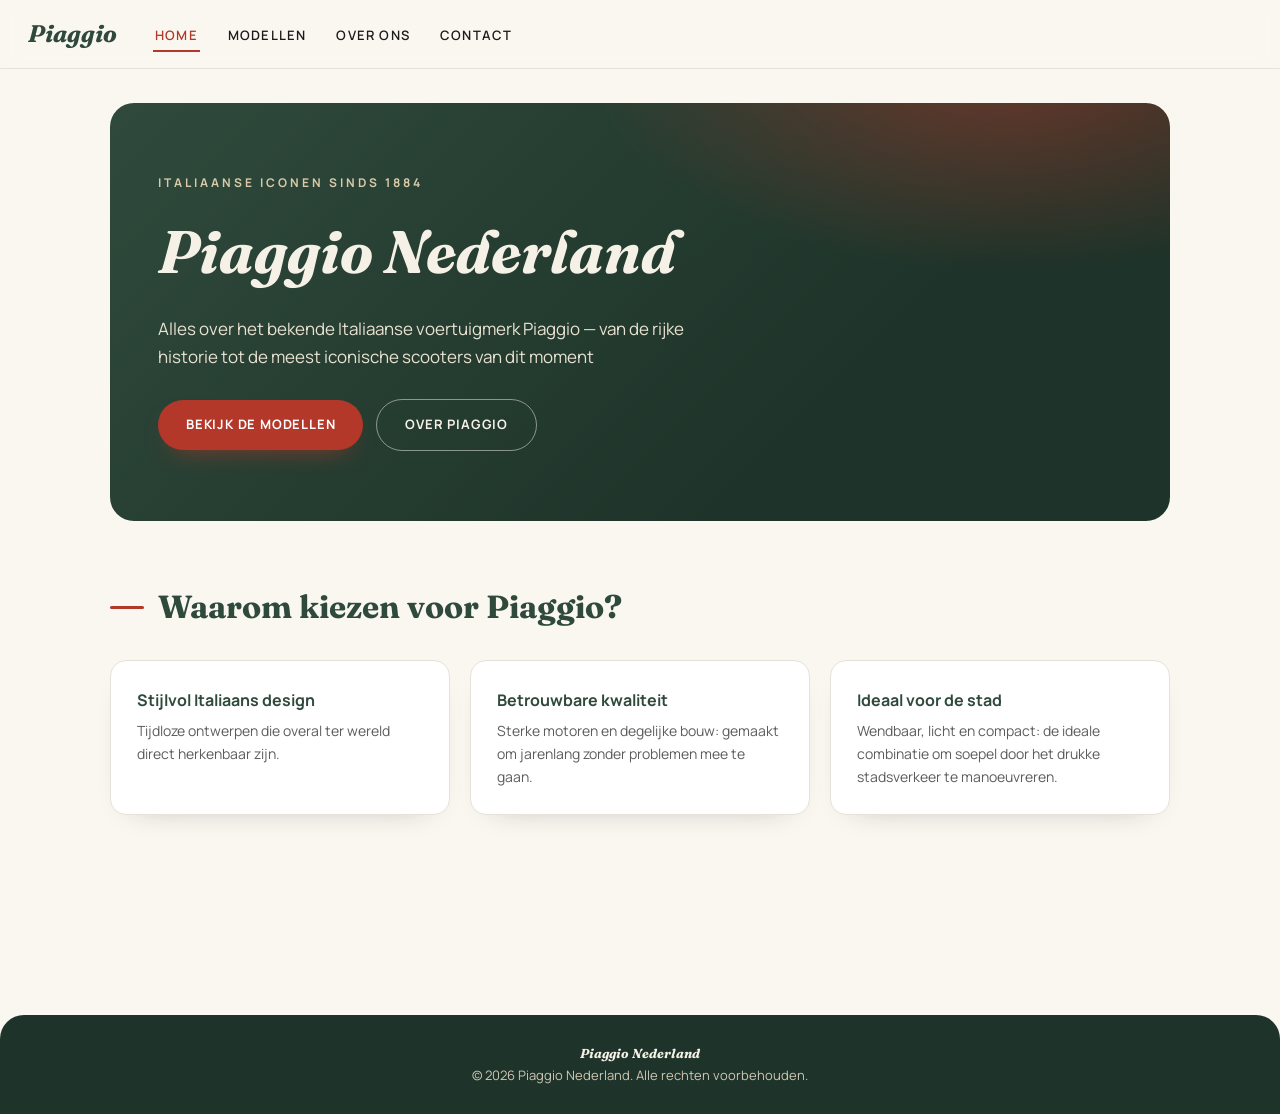
<file: index.html>
<!DOCTYPE html>
<html lang="nl">
<head>
  <meta charset="UTF-8">
  <meta name="viewport" content="width=device-width, initial-scale=1">
  <title>Piaggio Nederland</title>
  <meta name="description" content="Alles over het Italiaanse merk Piaggio: de rijke historie en de meest iconische scooters.">
  <link rel="icon" type="image/png" href="favicon.png">
  <link rel="preconnect" href="https://fonts.googleapis.com">
  <link rel="preconnect" href="https://fonts.gstatic.com" crossorigin>
  <link href="https://fonts.googleapis.com/css2?family=Fraunces:ital,wght@0,600;0,700;1,600;1,700&family=Manrope:wght@400;600;700&display=swap" rel="stylesheet">
  <link rel="stylesheet" href="stijl.css">
</head>
<body>

<nav class="nav-container" aria-label="Hoofdmenu">
  <ul class="nav">
    <li class="brand"><span class="brand-text">Piaggio</span></li>
    <li><a href="index.html" aria-current="page">Home</a></li>
    <li><a href="modellen.html">Modellen</a></li>
    <li><a href="overons.html">Over ons</a></li>
    <li><a href="contact.html">Contact</a></li>
  </ul>
</nav>

<main id="main">
  <section class="hero">
    <span class="eyebrow">Italiaanse iconen sinds 1884</span>
    <h1>Piaggio Nederland</h1>
    <p class="lead">Alles over het bekende Italiaanse voertuigmerk Piaggio — van de rijke historie tot de meest iconische scooters van dit moment</p>
    <a class="btn" href="modellen.html">Bekijk de modellen</a>
    <a class="btn ghost" href="overons.html">Over Piaggio</a>
  </section>

  <h2 class="section-title">Waarom kiezen voor Piaggio?</h2>
  <section class="features">
    <article class="feature">
      <strong>Stijlvol Italiaans design</strong>
      <p>Tijdloze ontwerpen die overal ter wereld direct herkenbaar zijn.</p>
    </article>
    <article class="feature">
      <strong>Betrouwbare kwaliteit</strong>
      <p>Sterke motoren en degelijke bouw: gemaakt om jarenlang zonder problemen mee te gaan.</p>
    </article>
    <article class="feature">
      <strong>Ideaal voor de stad</strong>
      <p>Wendbaar, licht en compact: de ideale combinatie om soepel door het drukke stadsverkeer te manoeuvreren.</p>
    </article>
  </section>
</main>

<footer>
  <strong>Piaggio Nederland</strong><br>
  © 2026 Piaggio Nederland. Alle rechten voorbehouden.
</footer>

</body>
</html>
</file>
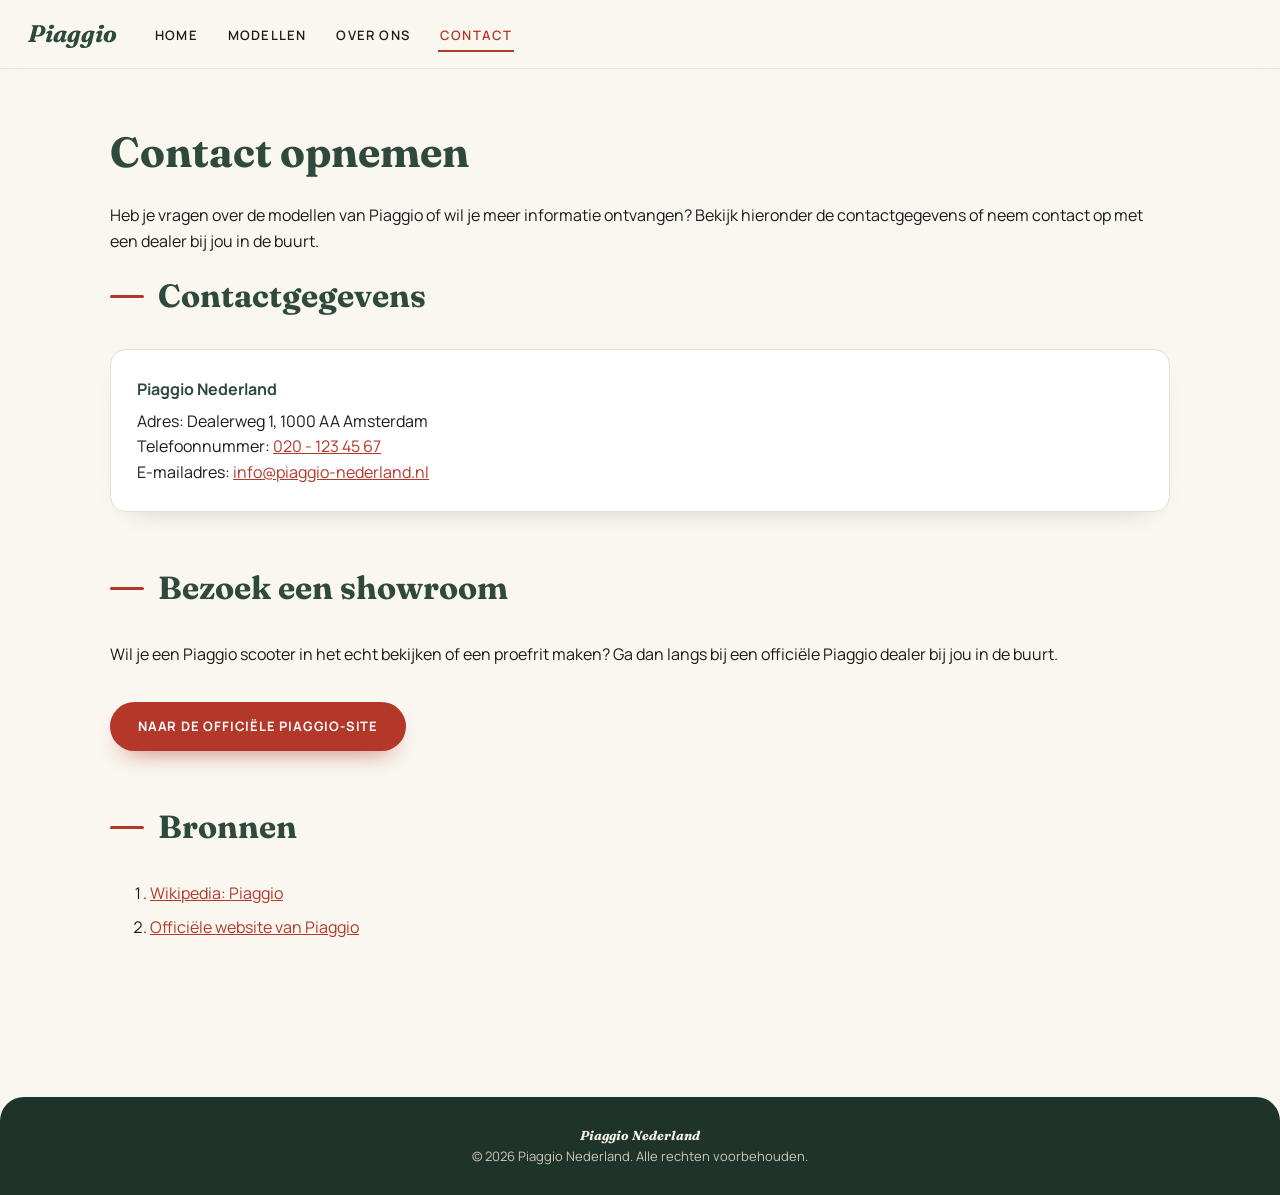
<file: contact.html>
<!DOCTYPE html>
<html lang="nl">
<head>
  <meta charset="UTF-8">
  <meta name="viewport" content="width=device-width, initial-scale=1">
  <title>Contact - Piaggio Nederland</title>
  <meta name="description" content="Contactgegevens en informatie over het bezoeken van een Piaggio-dealer.">
  <link rel="icon" type="image/png" href="favicon.png">
  <link rel="preconnect" href="https://fonts.googleapis.com">
  <link rel="preconnect" href="https://fonts.gstatic.com" crossorigin>
  <link href="https://fonts.googleapis.com/css2?family=Fraunces:ital,wght@0,600;0,700;1,600;1,700&family=Manrope:wght@400;600;700&display=swap" rel="stylesheet">
  <link rel="stylesheet" href="stijl.css">
</head>
<body>


<nav class="nav-container" aria-label="Hoofdmenu">
  <ul class="nav">
    <li class="brand"><span class="brand-text">Piaggio</span></li>
    <li><a href="index.html">Home</a></li>
    <li><a href="modellen.html">Modellen</a></li>
    <li><a href="overons.html">Over ons</a></li>
    <li><a href="contact.html" aria-current="page">Contact</a></li>
  </ul>
</nav>

<main id="main">
  <h1>Contact opnemen</h1>
  <p>Heb je vragen over de modellen van Piaggio of wil je meer informatie ontvangen? Bekijk hieronder de contactgegevens of neem contact op met een dealer bij jou in de buurt.</p>

  <h2 class="section-title">Contactgegevens</h2>
  <article class="feature">
    <strong>Piaggio Nederland</strong>
    <address>
      Adres: Dealerweg 1, 1000 AA Amsterdam<br>
      Telefoonnummer: <a href="tel:+31201234567">020 - 123 45 67</a><br>
      E-mailadres: <a href="mailto:info@piaggio-nederland.nl">info@piaggio-nederland.nl</a>
    </address>
  </article>

  <h2 class="section-title" style="margin-top: 50px;">Bezoek een showroom</h2>
  <p>Wil je een Piaggio scooter in het echt bekijken of een proefrit maken? Ga dan langs bij een officiële Piaggio dealer bij jou in de buurt.</p>
  <a class="btn" href="https://www.piaggio.com" target="_blank" rel="noopener noreferrer">Naar de officiële Piaggio-site</a>

  <h2 class="section-title" style="margin-top: 50px;">Bronnen</h2>
  <ol>
    <li><a href="https://nl.wikipedia.org/wiki/Piaggio" target="_blank" rel="noopener noreferrer">Wikipedia: Piaggio</a></li>
    <li><a href="https://www.piaggio.com" target="_blank" rel="noopener noreferrer">Officiële website van Piaggio</a></li>
  </ol>
</main>

<footer>
  <strong>Piaggio Nederland</strong><br>
  © 2026 Piaggio Nederland. Alle rechten voorbehouden.
</footer>

</body>
</html>
</file>
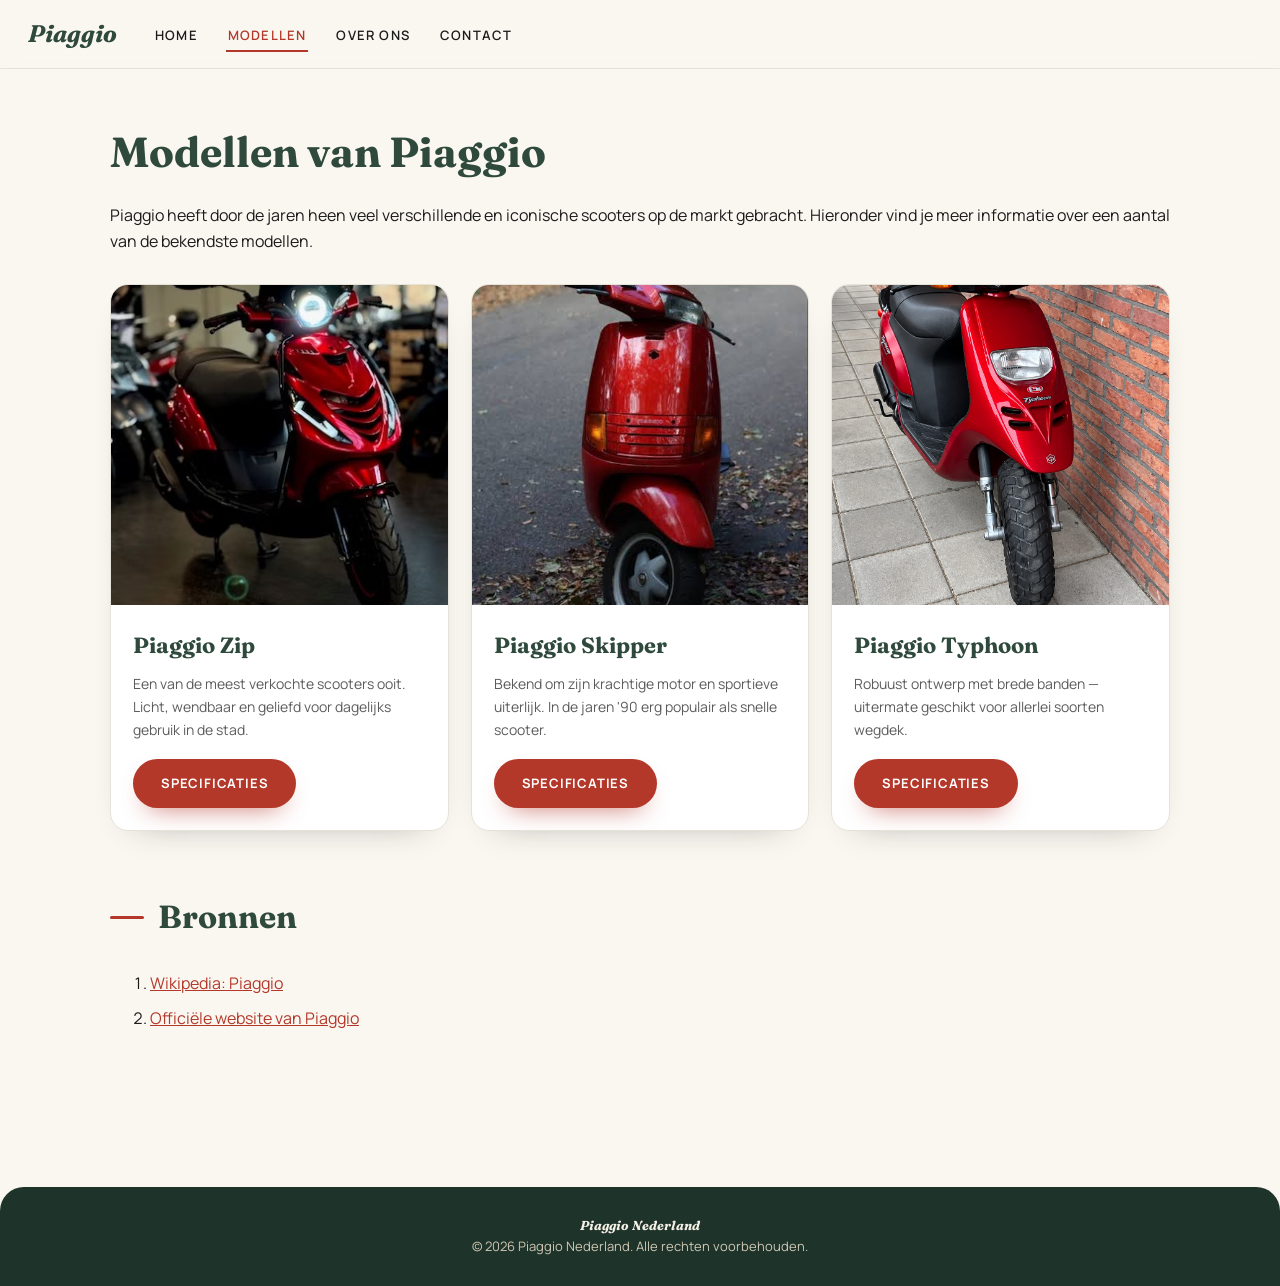
<file: modellen.html>
<!DOCTYPE html>
<html lang="nl">
<head>
  <meta charset="UTF-8">
  <meta name="viewport" content="width=device-width, initial-scale=1">
  <title>Modellen - Piaggio Nederland</title>
  <meta name="description" content="De bekendste Piaggio-scooters op een rij: Zip, Skipper en Typhoon, met foto's en specificaties.">
  <link rel="icon" type="image/png" href="favicon.png">
  <link rel="preconnect" href="https://fonts.googleapis.com">
  <link rel="preconnect" href="https://fonts.gstatic.com" crossorigin>
  <link href="https://fonts.googleapis.com/css2?family=Fraunces:ital,wght@0,600;0,700;1,600;1,700&family=Manrope:wght@400;600;700&display=swap" rel="stylesheet">
  <link rel="stylesheet" href="stijl.css">
</head>
<body>


<nav class="nav-container" aria-label="Hoofdmenu">
  <ul class="nav">
    <li class="brand"><span class="brand-text">Piaggio</span></li>
    <li><a href="index.html">Home</a></li>
    <li><a href="modellen.html" aria-current="page">Modellen</a></li>
    <li><a href="overons.html">Over ons</a></li>
    <li><a href="contact.html">Contact</a></li>
  </ul>
</nav>

<main id="main">
  <h1>Modellen van Piaggio</h1>
  <p>Piaggio heeft door de jaren heen veel verschillende en iconische scooters op de markt gebracht. Hieronder vind je meer informatie over een aantal van de bekendste modellen.</p>

  <section class="cards">
    <!-- Piaggio Zip -->
    <article class="card">
      <img src="zip.avif" alt="Piaggio Zip" loading="lazy">
      <div class="card-body">
        <h2>Piaggio Zip</h2>
        <p>Een van de meest verkochte scooters ooit. Licht, wendbaar en geliefd voor dagelijks gebruik in de stad.</p>
        <button class="btn" type="button" data-open="zipModal" aria-haspopup="dialog">Specificaties</button>
      </div>
    </article>

    <!-- Piaggio Skipper -->
    <article class="card">
      <img src="skipper.jpg" alt="Piaggio Skipper" loading="lazy">
      <div class="card-body">
        <h2>Piaggio Skipper</h2>
        <p>Bekend om zijn krachtige motor en sportieve uiterlijk. In de jaren '90 erg populair als snelle scooter.</p>
        <button class="btn" type="button" data-open="skipperModal" aria-haspopup="dialog">Specificaties</button>
      </div>
    </article>

    <!-- Piaggio Typhoon -->
    <article class="card">
      <img src="typhoon.png" alt="Piaggio Typhoon" loading="lazy">
      <div class="card-body">
        <h2>Piaggio Typhoon</h2>
        <p>Robuust ontwerp met brede banden — uitermate geschikt voor allerlei soorten wegdek.</p>
        <button class="btn" type="button" data-open="typhoonModal" aria-haspopup="dialog">Specificaties</button>
      </div>
    </article>
  </section>

  <h2 class="section-title">Bronnen</h2>
  <ol>
    <li><a href="https://nl.wikipedia.org/wiki/Piaggio" target="_blank" rel="noopener noreferrer">Wikipedia: Piaggio</a></li>
    <li><a href="https://www.piaggio.com" target="_blank" rel="noopener noreferrer">Officiële website van Piaggio</a></li>
  </ol>
</main>

<!-- Pop-up: Piaggio Zip -->
<dialog id="zipModal" class="modal" aria-labelledby="zipTitle">
  <div class="modal-inner">
    <button class="close-btn" type="button" aria-label="Sluiten">&times;</button>
    <h2 id="zipTitle">Piaggio Zip</h2>
    <dl class="specs">
      <div><dt>Cilinderinhoud</dt><dd>70 cc</dd></div>
      <div><dt>Motortype</dt><dd>2-takt</dd></div>
      <div><dt>Topsnelheid</dt><dd>95 km/h</dd></div>
      <div><dt>Gewicht</dt><dd>71 kg</dd></div>
      <div><dt>Bouwjaar</dt><dd>1995</dd></div>
    </dl>
  </div>
</dialog>

<!-- Pop-up: Piaggio Skipper -->
<dialog id="skipperModal" class="modal" aria-labelledby="skipperTitle">
  <div class="modal-inner">
    <button class="close-btn" type="button" aria-label="Sluiten">&times;</button>
    <h2 id="skipperTitle">Piaggio Skipper</h2>
    <dl class="specs">
      <div><dt>Cilinderinhoud</dt><dd>125 cc</dd></div>
      <div><dt>Motortype</dt><dd>2-takt</dd></div>
      <div><dt>Topsnelheid</dt><dd>110 km/h</dd></div>
      <div><dt>Gewicht</dt><dd>95 kg</dd></div>
      <div><dt>Bouwjaar</dt><dd>1994</dd></div>
    </dl>
  </div>
</dialog>

<!-- Pop-up: Piaggio Typhoon -->
<dialog id="typhoonModal" class="modal" aria-labelledby="typhoonTitle">
  <div class="modal-inner">
    <button class="close-btn" type="button" aria-label="Sluiten">&times;</button>
    <h2 id="typhoonTitle">Piaggio Typhoon</h2>
    <dl class="specs">
      <div><dt>Cilinderinhoud</dt><dd>50 cc</dd></div>
      <div><dt>Motortype</dt><dd>2-takt</dd></div>
      <div><dt>Topsnelheid</dt><dd>85 km/h</dd></div>
      <div><dt>Gewicht</dt><dd>81 kg</dd></div>
      <div><dt>Bouwjaar</dt><dd>1993</dd></div>
    </dl>
  </div>
</dialog>

<footer>
  <strong>Piaggio Nederland</strong><br>
  © 2026 Piaggio Nederland. Alle rechten voorbehouden.
</footer>

<script>
  // Openen: knoppen met data-open="<id van de dialog>"
  document.querySelectorAll('[data-open]').forEach(function (knop) {
    knop.addEventListener('click', function () {
      document.getElementById(knop.dataset.open).showModal();
    });
  });

  // Sluiten: kruisje, klik naast de pop-up, of Escape (doet <dialog> zelf)
  document.querySelectorAll('dialog.modal').forEach(function (dialog) {
    dialog.querySelector('.close-btn').addEventListener('click', function () {
      dialog.close();
    });
    dialog.addEventListener('click', function (event) {
      if (event.target === dialog) dialog.close();
    });
  });
</script>

</body>
</html>
</file>
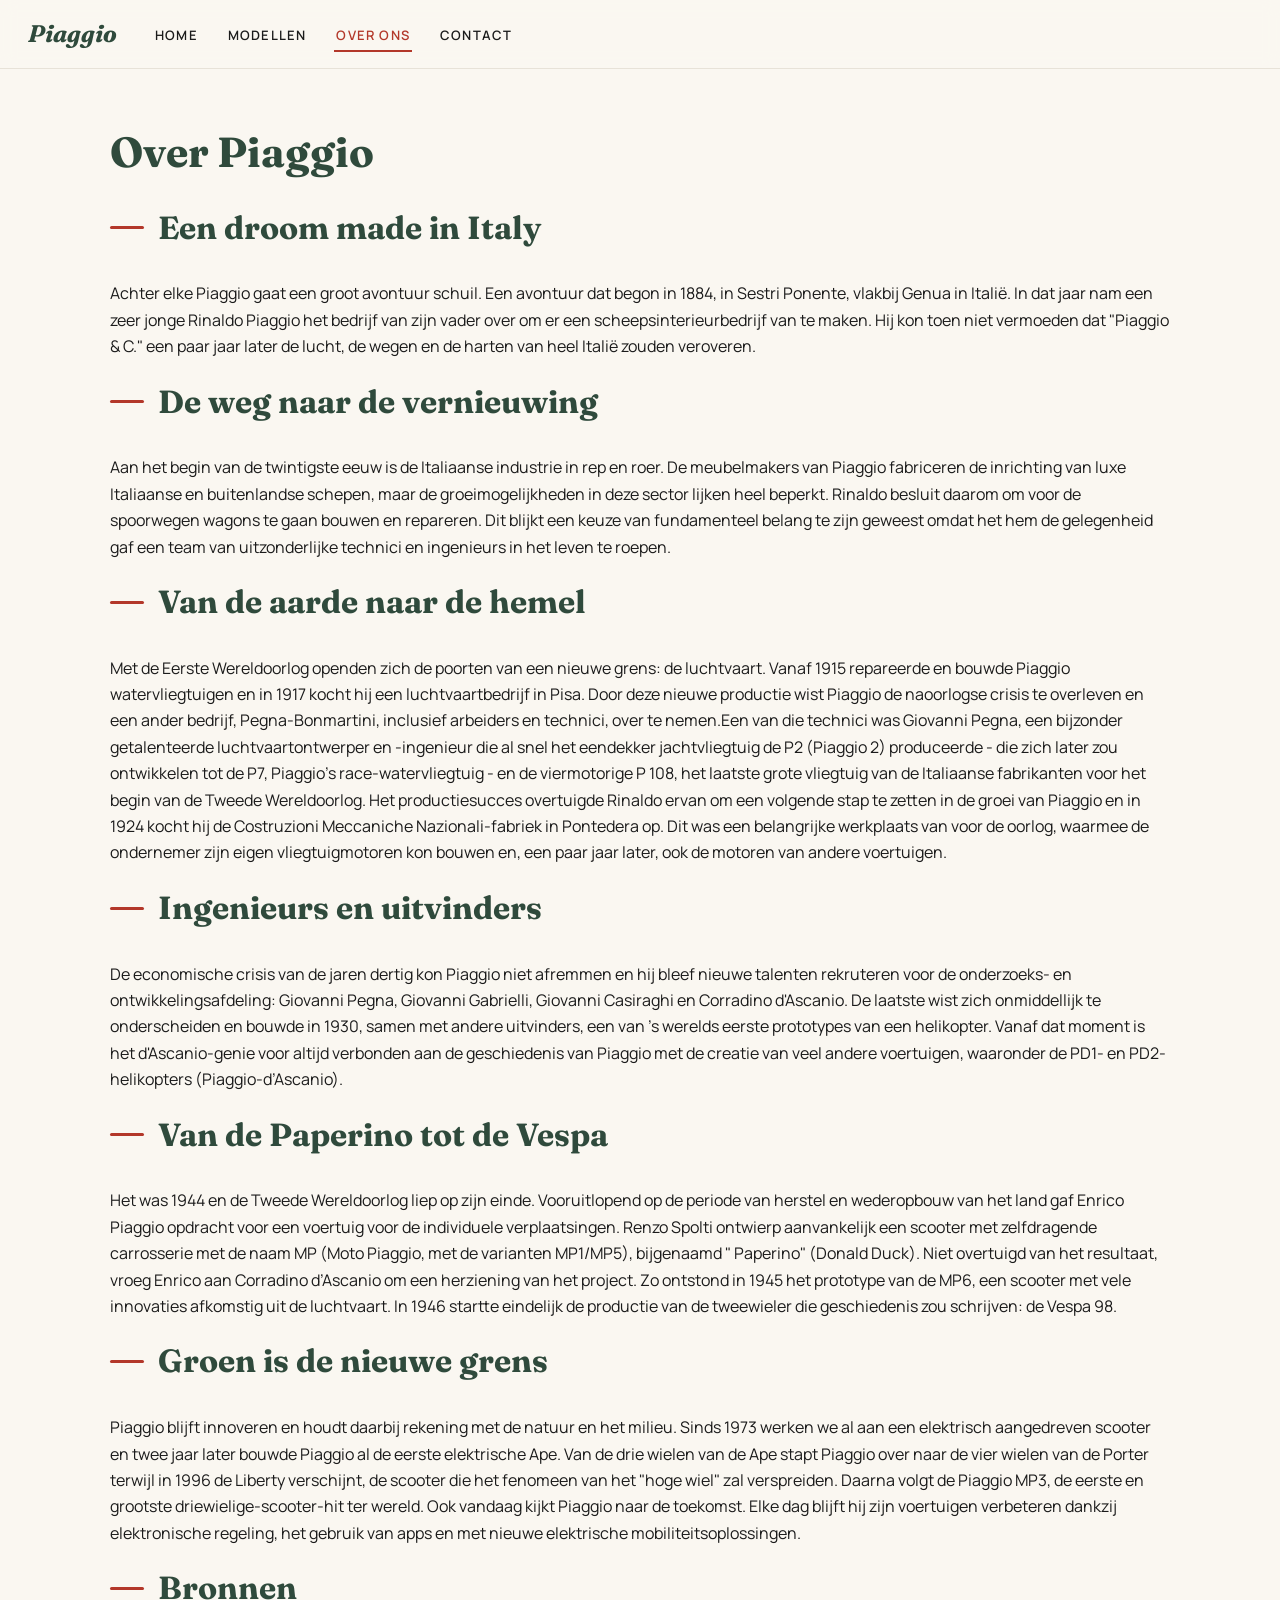
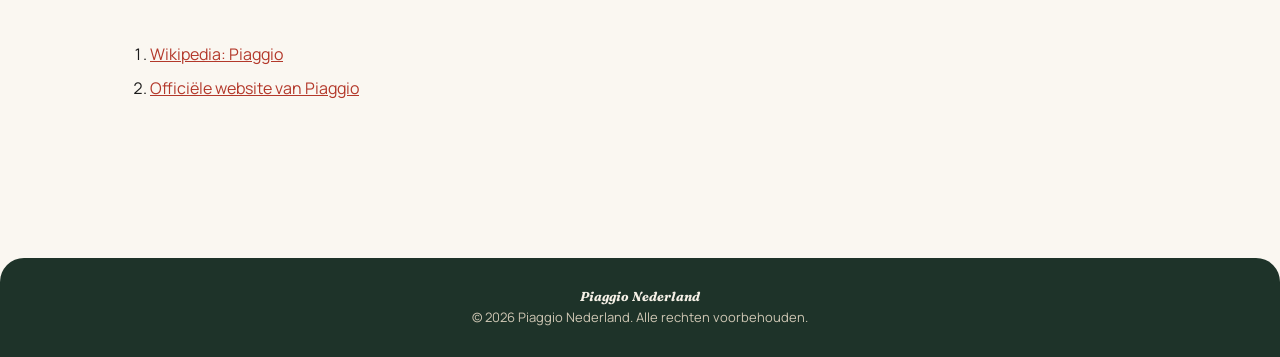
<file: overons.html>
<!DOCTYPE html>
<html lang="nl">
<head>
  <meta charset="UTF-8">
  <meta name="viewport" content="width=device-width, initial-scale=1">
  <title>Over ons - Piaggio Nederland</title>
  <meta name="description" content="De geschiedenis van Piaggio: van scheepsinterieurs in 1884 tot de Vespa en de scooters van nu.">
  <link rel="icon" type="image/png" href="favicon.png">
  <link rel="preconnect" href="https://fonts.googleapis.com">
  <link rel="preconnect" href="https://fonts.gstatic.com" crossorigin>
  <link href="https://fonts.googleapis.com/css2?family=Fraunces:ital,wght@0,600;0,700;1,600;1,700&family=Manrope:wght@400;600;700&display=swap" rel="stylesheet">
  <link rel="stylesheet" href="stijl.css">
</head>
<body>

<nav class="nav-container" aria-label="Hoofdmenu">
  <ul class="nav">
    <li class="brand"><span class="brand-text">Piaggio</span></li>
    <li><a href="index.html">Home</a></li>
    <li><a href="modellen.html">Modellen</a></li>
    <li><a href="overons.html" aria-current="page">Over ons</a></li>
    <li><a href="contact.html">Contact</a></li>
  </ul>
</nav>

<main id="main">
  <h1>Over Piaggio</h1>
  
  <h2 class="section-title">Een droom made in Italy</h2>
  <p>Achter elke Piaggio gaat een groot avontuur schuil. Een avontuur dat begon in 1884, in Sestri Ponente, vlakbij Genua in Italië. In dat jaar nam een zeer jonge Rinaldo Piaggio het bedrijf van zijn vader over om er een scheepsinterieurbedrijf van te maken. Hij kon toen niet vermoeden dat "Piaggio & C." een paar jaar later de lucht, de wegen en de harten van heel Italië zouden veroveren.</p>

  <h2 class="section-title">De weg naar de vernieuwing</h2>
  <p>Aan het begin van de twintigste eeuw is de Italiaanse industrie in rep en roer. De meubelmakers van Piaggio fabriceren de inrichting van luxe Italiaanse en buitenlandse schepen, maar de groeimogelijkheden in deze sector lijken heel beperkt. Rinaldo besluit daarom om voor de spoorwegen wagons te gaan bouwen en repareren. Dit blijkt een keuze van fundamenteel belang te zijn geweest omdat het hem de gelegenheid gaf een team van uitzonderlijke technici en ingenieurs in het leven te roepen.</p>

  <h2 class="section-title">Van de aarde naar de hemel</h2>
  <p>Met de Eerste Wereldoorlog openden zich de poorten van een nieuwe grens: de luchtvaart. Vanaf 1915 repareerde en bouwde Piaggio watervliegtuigen en in 1917 kocht hij een luchtvaartbedrijf in Pisa. Door deze nieuwe productie wist Piaggio de naoorlogse crisis te overleven en een ander bedrijf, Pegna-Bonmartini, inclusief arbeiders en technici, over te nemen.Een van die technici was Giovanni Pegna, een bijzonder getalenteerde luchtvaartontwerper en -ingenieur die al snel het eendekker jachtvliegtuig de P2 (Piaggio 2) produceerde - die zich later zou ontwikkelen tot de P7, Piaggio's race-watervliegtuig - en de viermotorige P 108, het laatste grote vliegtuig van de Italiaanse fabrikanten voor het begin van de Tweede Wereldoorlog.
Het productiesucces overtuigde Rinaldo ervan om een volgende stap te zetten in de groei van Piaggio en in 1924 kocht hij de Costruzioni Meccaniche Nazionali-fabriek in Pontedera op. Dit was een belangrijke werkplaats van voor de oorlog, waarmee de ondernemer zijn eigen vliegtuigmotoren kon bouwen en, een paar jaar later, ook de motoren van andere voertuigen.</p>

  <h2 class="section-title">Ingenieurs en uitvinders</h2>
  <p>De economische crisis van de jaren dertig kon Piaggio niet afremmen en hij bleef nieuwe talenten rekruteren voor de onderzoeks- en ontwikkelingsafdeling: Giovanni Pegna, Giovanni Gabrielli, Giovanni Casiraghi en Corradino d'Ascanio. De laatste wist zich onmiddellijk te onderscheiden en bouwde in 1930, samen met andere uitvinders, een van 's werelds eerste prototypes van een helikopter. Vanaf dat moment is het d'Ascanio-genie voor altijd verbonden aan de geschiedenis van Piaggio met de creatie van veel andere voertuigen, waaronder de PD1- en PD2-helikopters (Piaggio-d’Ascanio).</p>

  <h2 class="section-title">Van de Paperino tot de Vespa</h2>
  <p>Het was 1944 en de Tweede Wereldoorlog liep op zijn einde. Vooruitlopend op de periode van herstel en wederopbouw van het land gaf Enrico Piaggio opdracht voor een voertuig voor de individuele verplaatsingen. Renzo Spolti ontwierp aanvankelijk een scooter met zelfdragende carrosserie met de naam MP (Moto Piaggio, met de varianten MP1/MP5), bijgenaamd " Paperino" (Donald Duck). Niet overtuigd van het resultaat, vroeg Enrico aan Corradino d’Ascanio om een herziening van het project. Zo ontstond in 1945 het prototype van de MP6, een scooter met vele innovaties afkomstig uit de luchtvaart. In 1946 startte eindelijk de productie van de tweewieler die geschiedenis zou schrijven: de Vespa 98.</p>

  <h2 class="section-title">Groen is de nieuwe grens</h2>
  <p>Piaggio blijft innoveren en houdt daarbij rekening met de natuur en het milieu. Sinds 1973 werken we al aan een elektrisch aangedreven scooter en twee jaar later bouwde Piaggio al de eerste elektrische Ape.
Van de drie wielen van de Ape stapt Piaggio over naar de vier wielen van de Porter terwijl in 1996 de Liberty verschijnt, de scooter die het fenomeen van het "hoge wiel" zal verspreiden. Daarna volgt de Piaggio MP3, de eerste en grootste driewielige-scooter-hit ter wereld.
Ook vandaag kijkt Piaggio naar de toekomst. Elke dag blijft hij zijn voertuigen verbeteren dankzij elektronische regeling, het gebruik van apps en met nieuwe elektrische mobiliteitsoplossingen.</p>
 
  <h2 class="section-title">Bronnen</h2>
  <ol>
    <li><a href="https://nl.wikipedia.org/wiki/Piaggio" target="_blank" rel="noopener noreferrer">Wikipedia: Piaggio</a></li>
    <li><a href="https://www.piaggio.com" target="_blank" rel="noopener noreferrer">Officiële website van Piaggio</a></li>
  </ol>
</main>

<footer>
  <strong>Piaggio Nederland</strong><br>
  © 2026 Piaggio Nederland. Alle rechten voorbehouden.
</footer>

</body>
</html>
</file>
<file: stijl.css>
:root {
  --ink: #1b1b1b;
  --grey: #5c5c5c;
  --line: #e7e2d8;
  --paper: #faf7f1;
  --rust: #b3382a;
  --rust-dim: #942e22;
  --green: #2f4a3c;
  --green-dim: #1e3329;
}

* {
  box-sizing: border-box;
}

html {
  scroll-behavior: smooth;
}

body {
  margin: 0;
  background: var(--paper);
  color: var(--ink);
  font-family: 'Manrope', 'Segoe UI', Arial, sans-serif;
  line-height: 1.65;
}

/* Scrollen achter een open pop-up voorkomen */
body:has(dialog[open]) {
  overflow: hidden;
}

/* ---------- Toegankelijkheid ---------- */
a:focus-visible,
button:focus-visible {
  outline: 3px solid var(--rust);
  outline-offset: 3px;
  border-radius: 6px;
}

.skip-link {
  position: absolute;
  left: 12px;
  top: -60px;
  z-index: 200;
  background: var(--green);
  color: #fff;
  padding: 10px 16px;
  border-radius: 8px;
  font-weight: 700;
  text-decoration: none;
  transition: top 0.2s;
}

.skip-link:focus {
  top: 12px;
}

/* ---------- Menubalk ---------- */
.nav-container {
  position: sticky;
  top: 0;
  z-index: 10;
  background: rgba(250, 247, 241, 0.88);
  backdrop-filter: blur(8px);
  border-bottom: 1px solid var(--line);
}

.nav {
  list-style: none;
  display: flex;
  flex-wrap: wrap;
  align-items: center;
  gap: 8px 26px;
  margin: 0;
  padding: 14px 28px;
}

.nav li {
  margin: 0;
}

.nav a {
  text-decoration: none;
  color: var(--ink);
  font-weight: 600;
  font-size: 13px;
  text-transform: uppercase;
  letter-spacing: 1.2px;
  padding: 6px 2px;
  border-bottom: 2px solid transparent;
  transition: color 0.2s, border-color 0.2s;
}

.nav a:hover,
.nav a[aria-current="page"] {
  color: var(--rust);
  border-color: var(--rust);
}

/* Merktitel (geen link) */
.nav .brand .brand-text {
  font-family: 'Fraunces', Georgia, 'Times New Roman', serif;
  font-style: italic;
  font-weight: 700;
  font-size: 24px;
  text-transform: none;
  letter-spacing: 0;
  color: var(--green);
  margin-right: 10px;
  cursor: default;
  display: inline-block;
}

/* ---------- Pagina-structuur ---------- */
main {
  max-width: 1100px;
  margin: 0 auto;
  padding: 28px 20px 60px;
}

h1 {
  font-family: 'Fraunces', Georgia, serif;
  font-size: clamp(30px, 4vw, 42px);
  color: var(--green);
  margin: 0.5em 0 0.35em;
}

h2 {
  font-family: 'Fraunces', Georgia, serif;
  color: var(--green);
  margin: 1.3em 0 0.5em;
}

p {
  margin: 0.5em 0 1em;
}

a {
  color: var(--rust);
}

address {
  font-style: normal;
  line-height: 1.6;
}

ul:not(.nav) li,
ol li {
  margin-bottom: 8px;
}

img {
  max-width: 100%;
  height: auto;
  border-radius: 14px;
  margin: 10px 0 30px;
  box-shadow: 0 18px 40px -26px rgba(27, 27, 27, 0.5);
  display: block;
}

h2.section-title {
  display: flex;
  align-items: center;
  gap: 14px;
  font-size: clamp(24px, 3vw, 32px);
  margin: 0 0 26px;
}

h2.section-title::before {
  content: "";
  width: 34px;
  height: 3px;
  background: var(--rust);
  border-radius: 2px;
  flex: none;
}

/* ---------- Hero ---------- */
.hero {
  background:
    radial-gradient(600px 300px at 85% -10%, rgba(179, 56, 42, 0.5), transparent 70%),
    linear-gradient(135deg, var(--green) 0%, var(--green-dim) 70%);
  color: #f6f1e7;
  border-radius: 24px;
  padding: 70px 48px;
  margin: 6px 0 60px;
  overflow: hidden;
}

.hero .eyebrow {
  display: block;
  font-size: 12px;
  font-weight: 700;
  letter-spacing: 3px;
  text-transform: uppercase;
  color: #d8c9a8;
  margin-bottom: 10px;
}

.hero h1 {
  color: #f6f1e7;
  font-size: clamp(38px, 5.4vw, 60px);
  font-style: italic;
  margin: 0 0 14px;
}

.hero p.lead {
  font-size: 17px;
  max-width: 560px;
  color: #e9e2d2;
  margin: 0 0 10px;
}

/* ---------- Knoppen ---------- */
.btn {
  display: inline-block;
  background: var(--rust);
  color: #fff;
  font-weight: 700;
  font-size: 13px;
  letter-spacing: 0.8px;
  text-transform: uppercase;
  text-decoration: none;
  padding: 14px 28px;
  border-radius: 999px;
  margin: 18px 10px 0 0;
  box-shadow: 0 12px 26px -14px rgba(179, 56, 42, 0.8);
  transition: background 0.2s ease, transform 0.2s ease;
}

/* <button class="btn"> moet er hetzelfde uitzien als <a class="btn"> */
button.btn {
  border: 0;
  cursor: pointer;
  font-family: inherit;
  line-height: inherit;
}

.btn:hover {
  background: var(--rust-dim);
  transform: translateY(-2px);
}

.btn.ghost {
  background: transparent;
  border: 1.5px solid rgba(246, 241, 231, 0.5);
  color: #f6f1e7;
  box-shadow: none;
}

.btn.ghost:hover {
  border-color: #f6f1e7;
  background: rgba(246, 241, 231, 0.08);
}

/* ---------- Kaartjes ---------- */
.features {
  display: grid;
  grid-template-columns: repeat(3, 1fr);
  gap: 20px;
  margin: 0 0 60px;
}

.feature {
  background: #fff;
  border: 1px solid var(--line);
  border-radius: 16px;
  padding: 26px;
  box-shadow: 0 12px 30px -24px rgba(27, 27, 27, 0.4);
  transition: transform 0.2s ease, box-shadow 0.2s ease;
}

.feature:hover {
  transform: translateY(-4px);
  box-shadow: 0 22px 42px -24px rgba(27, 27, 27, 0.5);
}

.feature strong {
  color: var(--green);
  display: block;
  margin-bottom: 6px;
}

.feature p {
  margin: 0;
  font-size: 14px;
  color: var(--grey);
}

/* Modelkaarten */
.cards {
  display: grid;
  grid-template-columns: repeat(3, 1fr);
  gap: 22px;
  margin: 30px 0 60px;
}

.card {
  background: #fff;
  border: 1px solid var(--line);
  border-radius: 18px;
  overflow: hidden;
  display: flex;
  flex-direction: column;
  box-shadow: 0 14px 34px -26px rgba(27, 27, 27, 0.45);
  transition: transform 0.2s ease, box-shadow 0.2s ease;
}

.card:hover {
  transform: translateY(-5px);
  box-shadow: 0 24px 48px -26px rgba(27, 27, 27, 0.55);
}

/* De algemene img-stijl (marge, ronding, schaduw) hoort niet in een kaart */
.card img {
  width: 100%;
  height: 320px;
  object-fit: cover;
  object-position: center;
  margin: 0;
  border-radius: 0;
  box-shadow: none;
}

.card .card-body {
  padding: 22px;
  display: flex;
  flex-direction: column;
  flex: 1;
}

.card h2 {
  font-size: 22px;
  margin: 0 0 8px;
  color: var(--green);
}

.card p {
  margin: 0 0 18px;
  font-size: 14px;
  color: var(--grey);
}

/* Knop altijd onderaan de kaart, ook als de teksten verschillend lang zijn */
.card .btn {
  margin: auto 0 0;
  align-self: flex-start;
}

/* ---------- Pop-up (dialog) ---------- */
dialog.modal {
  width: min(90%, 500px);
  padding: 0;
  border: 1px solid var(--line);
  border-radius: 18px;
  background: var(--paper);
  color: var(--ink);
  box-shadow: 0 20px 40px rgba(0, 0, 0, 0.25);
  overflow: visible;
}

dialog.modal[open] {
  animation: modal-in 0.18s ease-out;
}

dialog.modal::backdrop {
  background: rgba(0, 0, 0, 0.6);
  backdrop-filter: blur(4px);
}

@keyframes modal-in {
  from {
    opacity: 0;
    transform: translateY(10px) scale(0.98);
  }
  to {
    opacity: 1;
    transform: none;
  }
}

.modal-inner {
  padding: 28px 24px 24px;
}

.modal-inner h2 {
  margin: 0 40px 4px 0;
  font-size: 26px;
}

.close-btn {
  position: absolute;
  top: 10px;
  right: 14px;
  width: 40px;
  height: 40px;
  display: grid;
  place-items: center;
  background: none;
  border: 0;
  border-radius: 50%;
  color: var(--grey);
  font-size: 28px;
  line-height: 1;
  cursor: pointer;
}

.close-btn:hover {
  color: var(--rust);
}

/* Lijstje met specificaties */
.specs {
  margin: 16px 0 0;
}

.specs div {
  display: flex;
  justify-content: space-between;
  gap: 16px;
  padding: 10px 0;
  border-bottom: 1px solid var(--line);
}

.specs div:last-child {
  border-bottom: 0;
}

.specs dt {
  font-weight: 700;
}

.specs dd {
  margin: 0;
  color: var(--grey);
  text-align: right;
}

/* ---------- Footer ---------- */
footer {
  margin-top: 80px;
  background: var(--green-dim);
  color: #cfc7b4;
  text-align: center;
  font-size: 13px;
  padding: 28px 20px;
  border-radius: 24px 24px 0 0;
}

footer strong {
  color: #f6f1e7;
  font-family: 'Fraunces', Georgia, serif;
  font-style: italic;
}

/* ---------- Mobiel ---------- */
@media (max-width: 820px) {
  .features,
  .cards {
    grid-template-columns: 1fr;
  }
  .card img {
    height: 240px;
  }
  .hero {
    padding: 48px 26px;
  }
  .nav {
    gap: 6px 16px;
    padding: 12px 16px;
  }
}

/* Mensen die minder beweging willen, krijgen geen animaties */
@media (prefers-reduced-motion: reduce) {
  html {
    scroll-behavior: auto;
  }
  *,
  *::before,
  *::after {
    animation: none !important;
    transition: none !important;
  }
}
</file>
